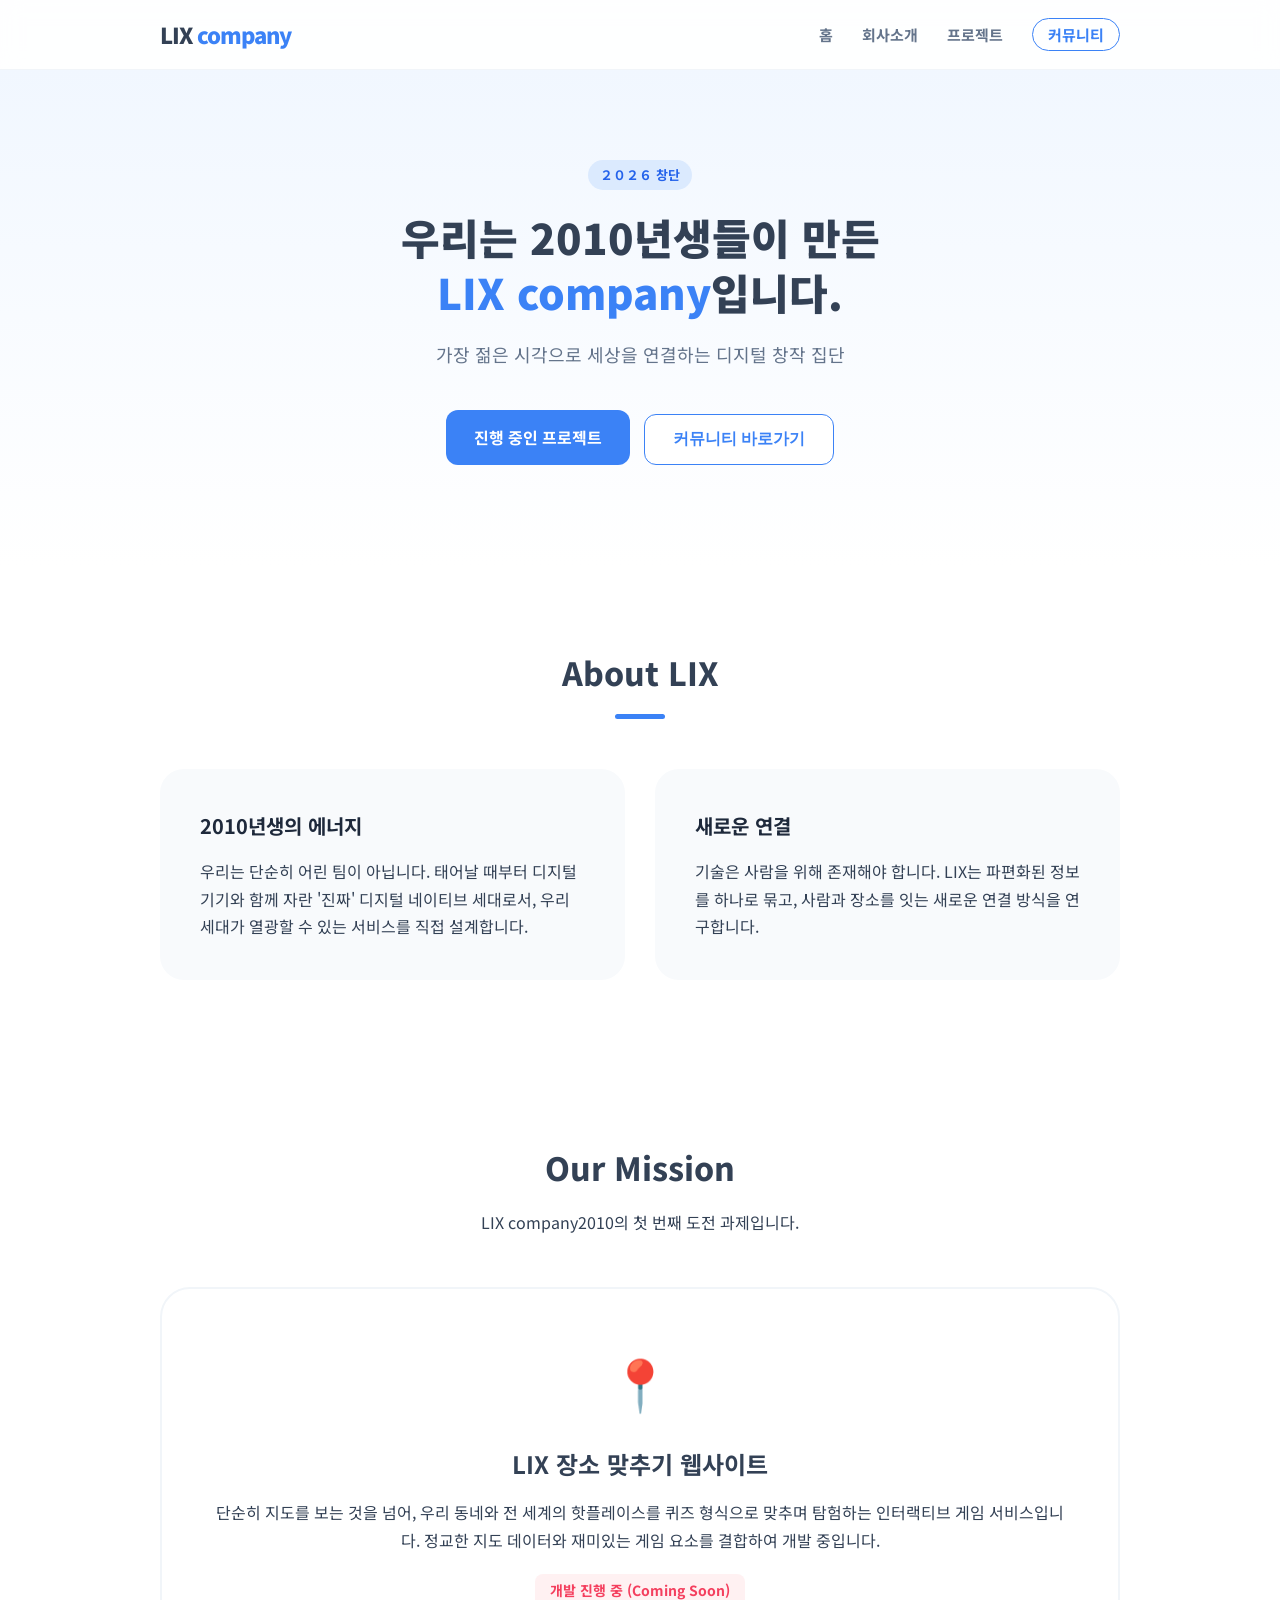
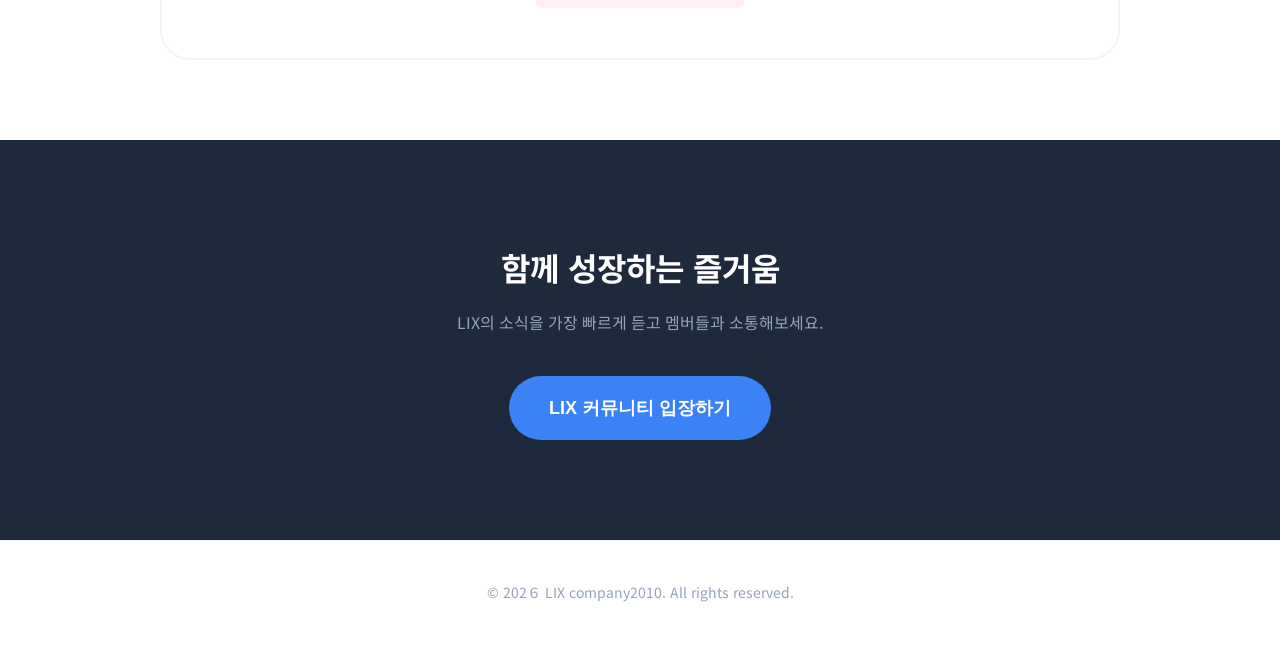
<file: index.html>
<!DOCTYPE html>
<html lang="ko">
<head>
    <meta charset="UTF-8">
    <meta name="viewport" content="width=device-width, initial-scale=1.0">
    <title>LIX company２０１０</title>
    <link href="https://fonts.googleapis.com/css2?family=Noto+Sans+KR:wght@400;700;900&display=swap" rel="stylesheet">
    <link rel="stylesheet" href="style.css">
</head>
<body>

    <header>
        <div class="container">
            <div class="logo">LIX <span>company</span></div>
            <nav>
                <a href="#home">홈</a>
                <a href="#about">회사소개</a>
                <a href="#projects">프로젝트</a>
                <a href="javascript:void(0);" onclick="openCommunity();" class="nav-community">커뮤니티</a>
            </nav>
        </div>
    </header>

    <section id="home" class="hero">
        <div class="container">
            <div class="hero-content">
                <span class="badge">２０２６ 창단</span>
                <h1>우리는 2010년생들이 만든<br><span class="highlight">LIX company</span>입니다.</h1>
                <p>가장 젊은 시각으로 세상을 연결하는 디지털 창작 집단</p>
                <div class="btn-group">
                    <a href="#projects" class="btn primary">진행 중인 프로젝트</a>
                    <button onclick="openCommunity();" class="btn secondary">커뮤니티 바로가기</button>
                </div>
            </div>
        </div>
    </section>

    <section id="about" class="about">
        <div class="container">
            <div class="section-title">
                <h2>About LIX</h2>
                <div class="bar"></div>
            </div>
            <div class="about-grid">
                <div class="about-item">
                    <h3>2010년생의 에너지</h3>
                    <p>우리는 단순히 어린 팀이 아닙니다. 태어날 때부터 디지털 기기와 함께 자란 '진짜' 디지털 네이티브 세대로서, 우리 세대가 열광할 수 있는 서비스를 직접 설계합니다.</p>
                </div>
                <div class="about-item">
                    <h3>새로운 연결</h3>
                    <p>기술은 사람을 위해 존재해야 합니다. LIX는 파편화된 정보를 하나로 묶고, 사람과 장소를 잇는 새로운 연결 방식을 연구합니다.</p>
                </div>
            </div>
        </div>
    </section>

    <section id="projects" class="projects">
        <div class="container">
            <div class="section-title">
                <h2>Our Mission</h2>
                <p>LIX company2010의 첫 번째 도전 과제입니다.</p>
            </div>
            <div class="project-card">
                <div class="card-content">
                    <div class="card-icon">📍</div>
                    <h3>LIX 장소 맞추기 웹사이트</h3>
                    <p>단순히 지도를 보는 것을 넘어, 우리 동네와 전 세계의 핫플레이스를 퀴즈 형식으로 맞추며 탐험하는 인터랙티브 게임 서비스입니다. 정교한 지도 데이터와 재미있는 게임 요소를 결합하여 개발 중입니다.</p>
                    <span class="status">개발 진행 중 (Coming Soon)</span>
                </div>
            </div>
        </div>
    </section>

    <section class="community-cta">
        <div class="container">
            <h2>함께 성장하는 즐거움</h2>
            <p>LIX의 소식을 가장 빠르게 듣고 멤버들과 소통해보세요.</p>
            <button onclick="openCommunity();" class="btn-large">LIX 커뮤니티 입장하기</button>
        </div>
    </section>

    <footer>
        <div class="container">
            <p>&copy; 202６ LIX company2010. All rights reserved.</p>
        </div>
    </footer>

    <script>
        function openCommunity() {
            alert("죄송합니다! 현재 LIX 커뮤니티는 열심히 개설 중입니다.\n조금만 더 기다려주세요!");
        }
    </script>

</body>
</html>
</file>
<file: style.css>
/* 기본 리셋 */
* {
    margin: 0;
    padding: 0;
    box-sizing: border-box;
}

body {
    font-family: 'Noto Sans KR', sans-serif;
    color: #334155;
    background-color: #ffffff;
    line-height: 1.7;
    scroll-behavior: smooth;
}

.container {
    max-width: 1000px;
    margin: 0 auto;
    padding: 0 20px;
}

/* 헤더 */
header {
    height: 70px;
    display: flex;
    align-items: center;
    position: fixed;
    top: 0;
    width: 100%;
    background-color: rgba(255, 255, 255, 0.9);
    backdrop-filter: blur(10px);
    border-bottom: 1px solid #f1f5f9;
    z-index: 1000;
}

header .container {
    display: flex;
    justify-content: space-between;
    width: 100%;
    align-items: center;
}

.logo {
    font-size: 22px;
    font-weight: 900;
    letter-spacing: -1px;
}

.logo span {
    color: #3b82f6;
}

nav a {
    text-decoration: none;
    color: #64748b;
    margin-left: 25px;
    font-weight: 700;
    transition: 0.3s;
    font-size: 15px;
}

nav a:hover {
    color: #3b82f6;
}

.nav-community {
    color: #3b82f6;
    border: 1.5px solid #3b82f6;
    padding: 5px 15px;
    border-radius: 20px;
}

/* 히어로 섹션 */
.hero {
    padding: 160px 0 100px 0;
    background: linear-gradient(to bottom, #eff6ff 0%, #ffffff 100%);
    text-align: center;
}

.badge {
    display: inline-block;
    padding: 4px 12px;
    background-color: #dbeafe;
    color: #2563eb;
    border-radius: 30px;
    font-size: 13px;
    font-weight: bold;
    margin-bottom: 20px;
}

.hero h1 {
    font-size: 42px;
    font-weight: 900;
    line-height: 1.3;
    margin-bottom: 20px;
}

.highlight {
    color: #3b82f6;
}

.hero p {
    font-size: 18px;
    color: #64748b;
    margin-bottom: 40px;
}

.btn {
    display: inline-block;
    padding: 14px 28px;
    border-radius: 12px;
    text-decoration: none;
    font-weight: bold;
    cursor: pointer;
    transition: 0.3s;
    border: none;
    font-size: 16px;
}

.primary {
    background-color: #3b82f6;
    color: white;
}

.primary:hover {
    background-color: #2563eb;
}

.secondary {
    background-color: white;
    color: #3b82f6;
    border: 1px solid #3b82f6;
    margin-left: 10px;
}

.secondary:hover {
    background-color: #f8fafc;
}

/* 공통 섹션 타이틀 */
.section-title {
    text-align: center;
    margin-bottom: 50px;
}

.section-title h2 {
    font-size: 32px;
    font-weight: 800;
    margin-bottom: 15px;
}

.section-title .bar {
    width: 50px;
    height: 5px;
    background-color: #3b82f6;
    margin: 0 auto;
    border-radius: 10px;
}

/* 소개 섹션 */
.about {
    padding: 80px 0;
}

.about-grid {
    display: grid;
    grid-template-columns: 1fr 1fr;
    gap: 30px;
}

.about-item {
    padding: 40px;
    background-color: #f8fafc;
    border-radius: 24px;
}

.about-item h3 {
    font-size: 20px;
    margin-bottom: 15px;
    color: #1e293b;
}

/* 프로젝트 섹션 */
.projects {
    padding: 80px 0;
}

.project-card {
    background-color: white;
    border: 2px solid #f1f5f9;
    padding: 50px;
    border-radius: 30px;
    text-align: center;
    transition: 0.3s;
}

.card-icon {
    font-size: 50px;
    margin-bottom: 20px;
}

.project-card h3 {
    font-size: 24px;
    margin-bottom: 15px;
}

.status {
    display: inline-block;
    margin-top: 20px;
    font-size: 14px;
    font-weight: bold;
    color: #f43f5e;
    background-color: #fff1f2;
    padding: 5px 15px;
    border-radius: 8px;
}

/* 커뮤니티 CTA */
.community-cta {
    padding: 100px 0;
    text-align: center;
    background-color: #1e293b;
    color: white;
}

.community-cta h2 {
    font-size: 32px;
    margin-bottom: 15px;
}

.community-cta p {
    color: #94a3b8;
    margin-bottom: 40px;
}

.btn-large {
    background-color: #3b82f6;
    color: white;
    padding: 20px 40px;
    border-radius: 50px;
    border: none;
    font-size: 18px;
    font-weight: 800;
    cursor: pointer;
    transition: 0.3s;
}

.btn-large:hover {
    background-color: #60a5fa;
    transform: scale(1.05);
}

/* 푸터 */
footer {
    padding: 40px 0;
    text-align: center;
    border-top: 1px solid #f1f5f9;
    color: #94a3b8;
    font-size: 14px;
}
</file>
